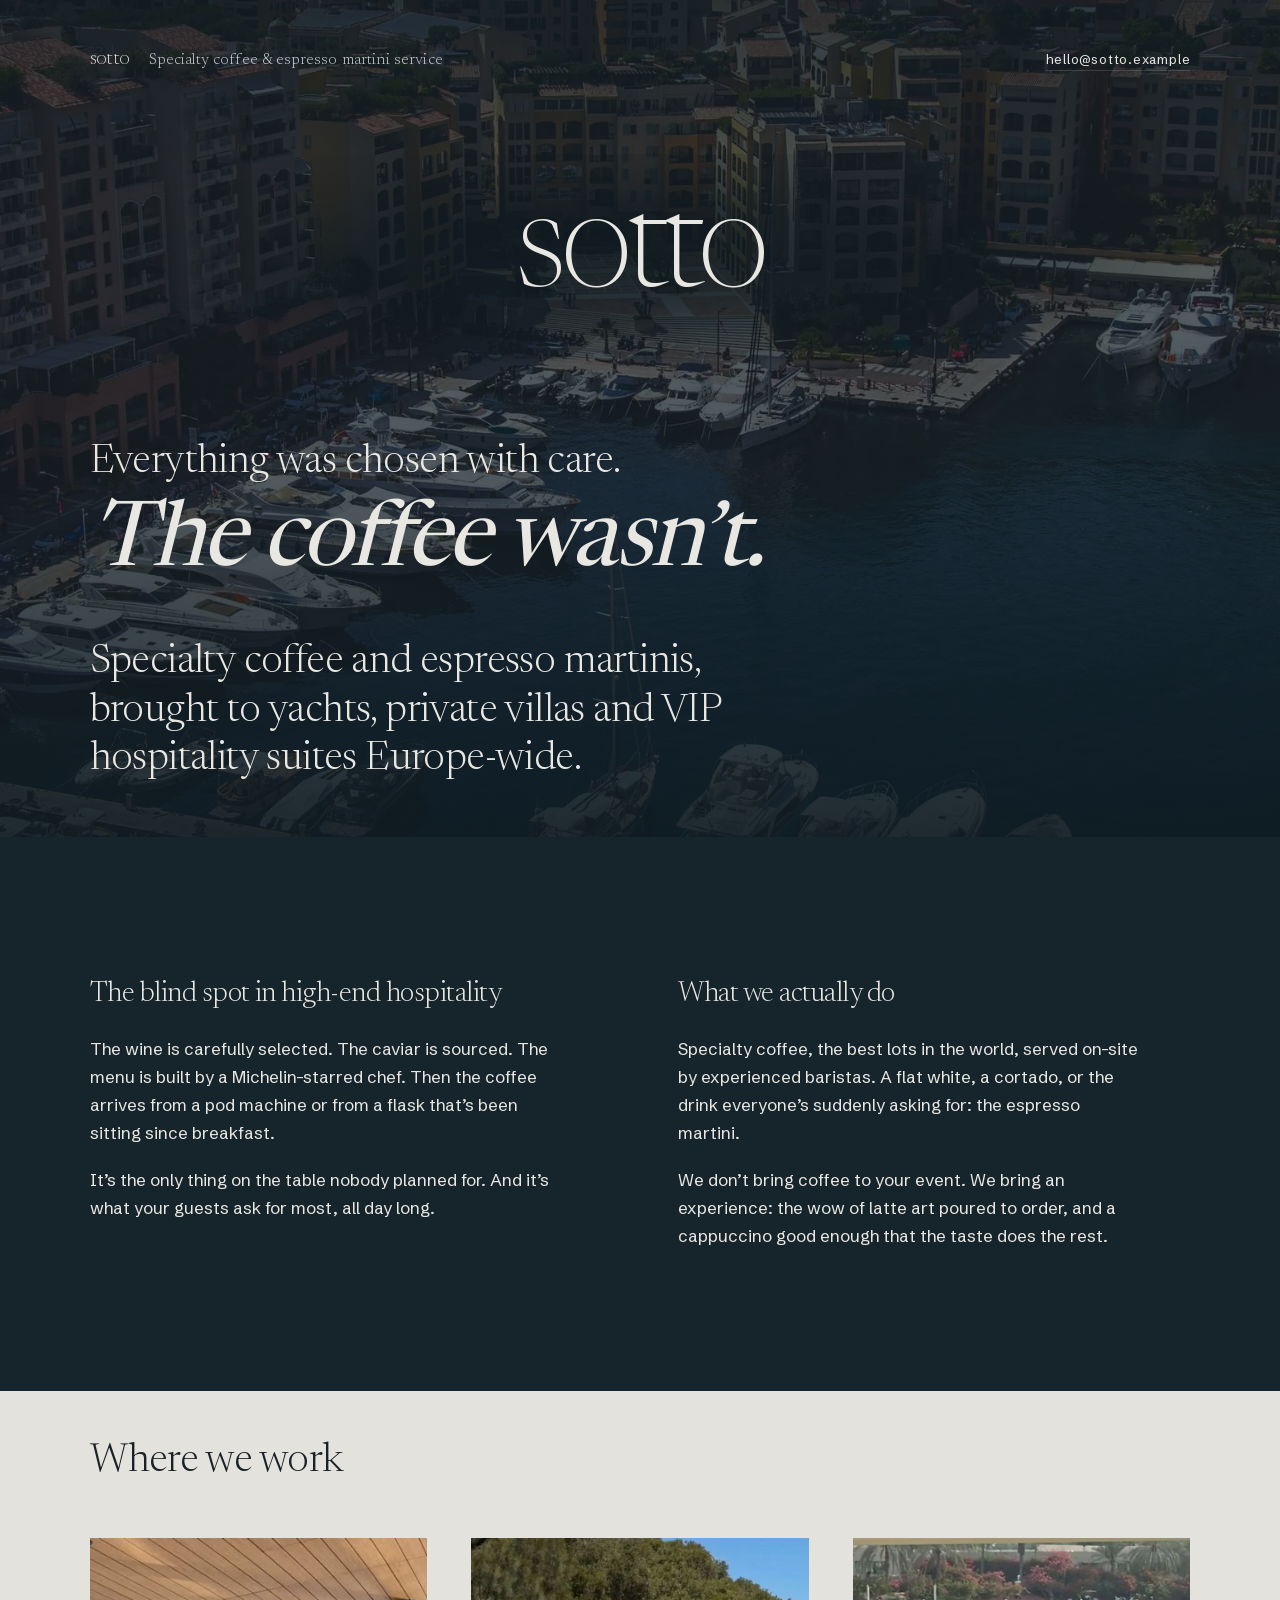
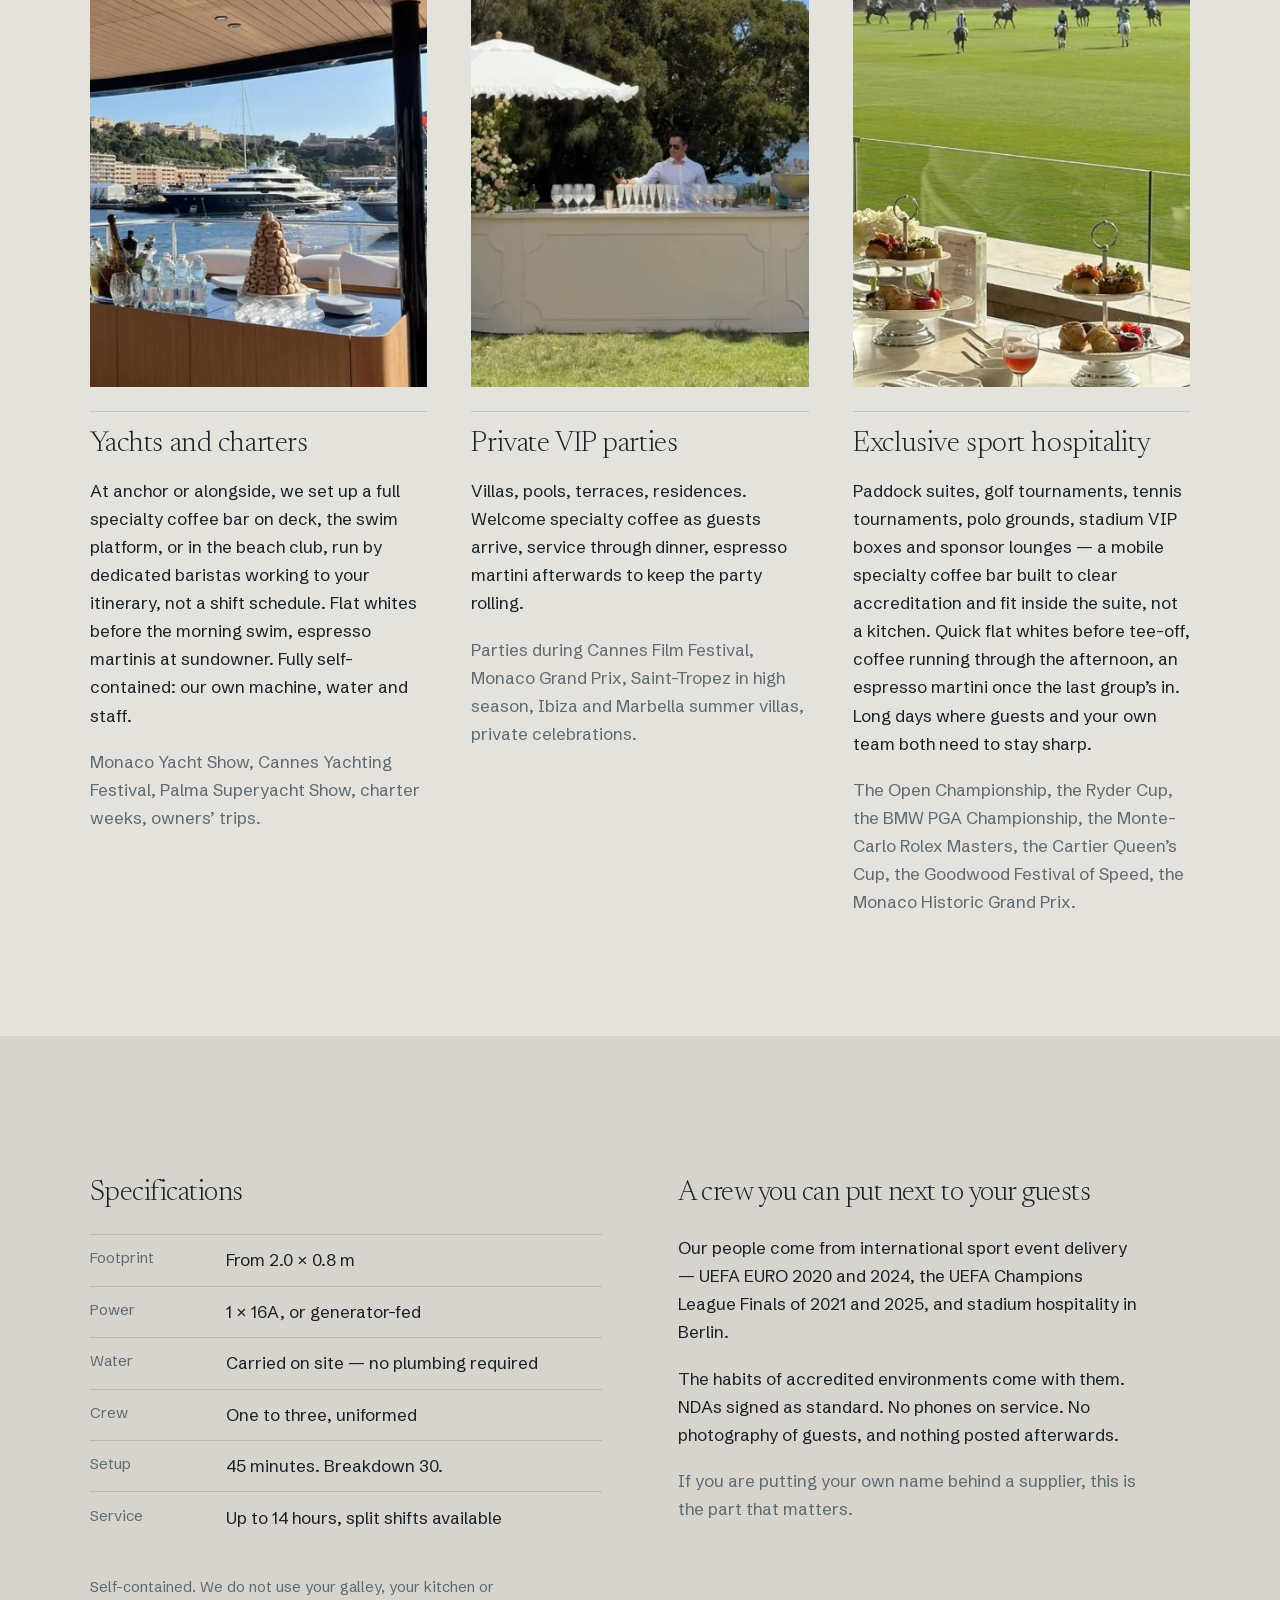
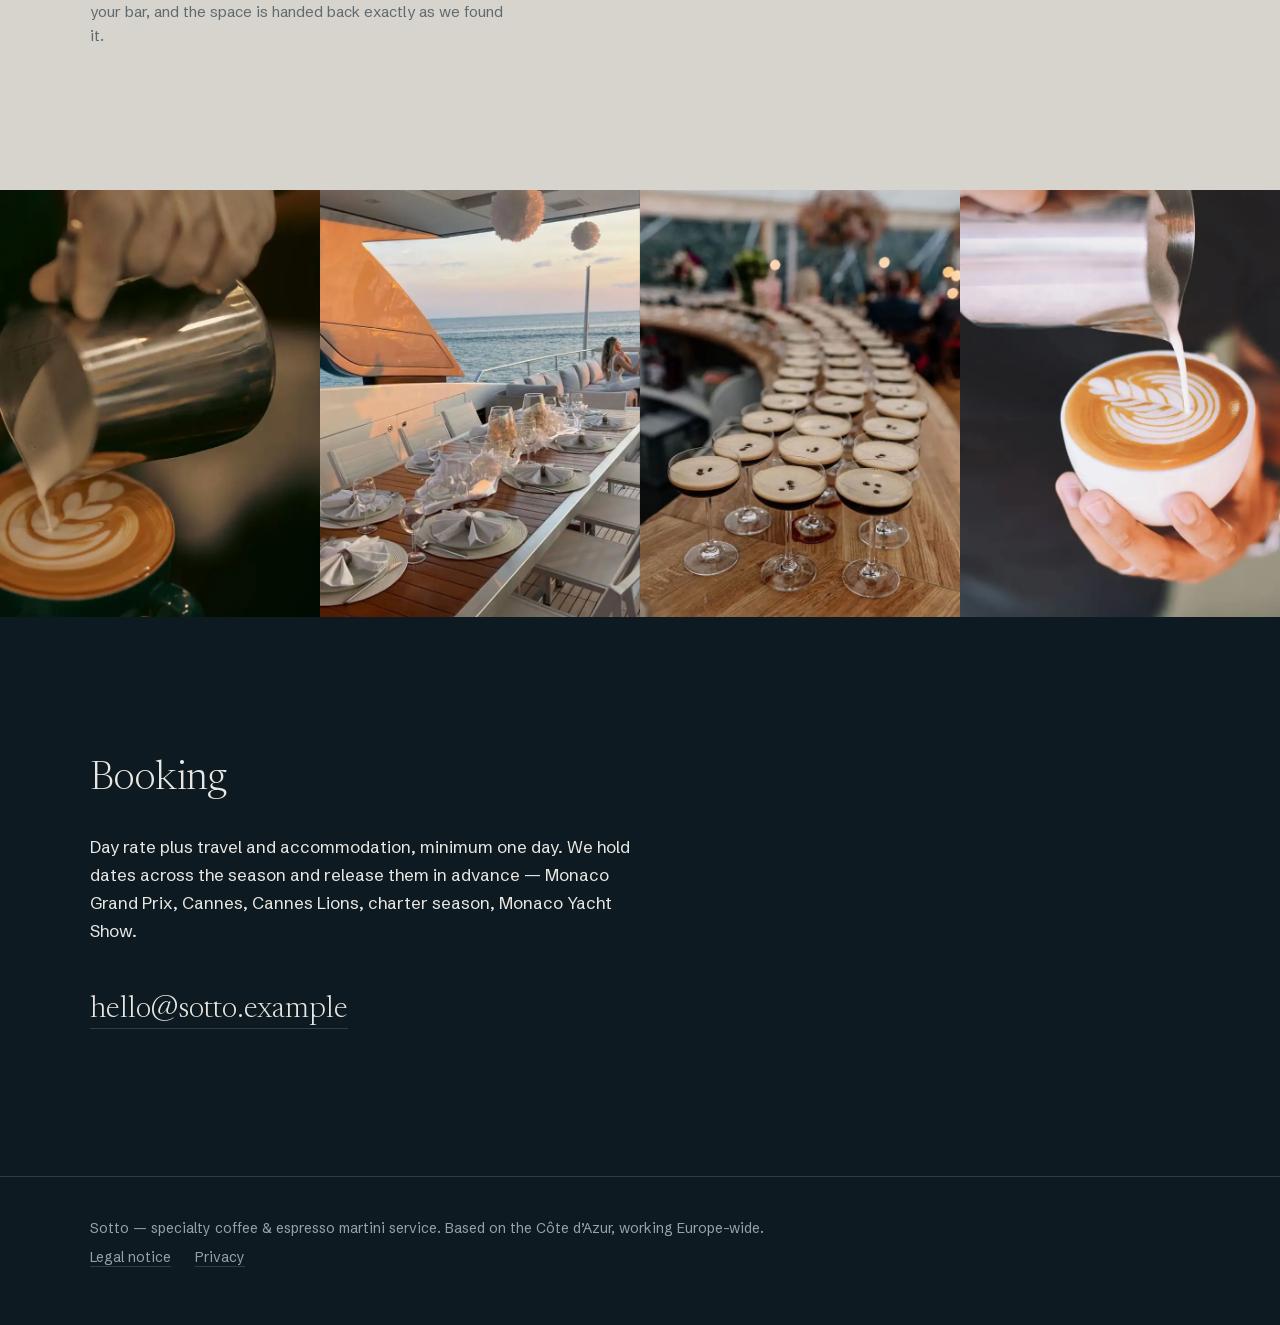
<file: index.html>
<!DOCTYPE html>
<html lang="en">
<head>
<meta charset="utf-8">
<meta name="viewport" content="width=device-width, initial-scale=1">

<title>Sotto — Specialty coffee &amp; espresso martini service</title>
<meta name="description" content="Specialty coffee and espresso martini service for yachts, private parties and sport hospitality. Based on the Côte d'Azur, working Europe-wide.">
<link rel="canonical" href="https://sotto.services/">
<meta name="robots" content="index, follow, max-image-preview:large, max-snippet:-1">
<meta name="theme-color" content="#0E1A21">

<meta property="og:type" content="website">
<meta property="og:site_name" content="Sotto">
<meta property="og:locale" content="en_GB">
<meta property="og:title" content="Sotto — Specialty coffee &amp; espresso martini service">
<meta property="og:description" content="Specialty coffee and espresso martini service for yachts, private parties and sport hospitality. Based on the Côte d'Azur, working Europe-wide.">
<meta property="og:url" content="https://sotto.services/">
<meta property="og:image" content="https://sotto.services/assets/og.png">
<meta property="og:image:width" content="1200">
<meta property="og:image:height" content="630">
<meta property="og:image:alt" content="Sotto — specialty coffee and espresso martini service">
<meta name="twitter:card" content="summary_large_image">
<meta name="twitter:title" content="Sotto — Specialty coffee &amp; espresso martini service">
<meta name="twitter:description" content="Specialty coffee and espresso martini service for yachts, private parties and sport hospitality. Based on the Côte d'Azur, working Europe-wide.">
<meta name="twitter:image" content="https://sotto.services/assets/og.png">

<link rel="icon" href="/assets/favicon.svg" type="image/svg+xml">
<link rel="apple-touch-icon" href="/assets/apple-touch-icon.png">

<link rel="preload" href="/img/hero.webp" as="image" type="image/webp">
<link rel="preload" href="/fonts/newsreader-latin.woff2" as="font" type="font/woff2" crossorigin>
<link rel="preload" href="/fonts/schibsted-grotesk-latin.woff2" as="font" type="font/woff2" crossorigin>

<style>
  /* ---- self-hosted fonts (no Google CDN: no visitor IP leaves the EU) ---- */
  @font-face{
    font-family:'Newsreader';font-style:normal;font-weight:200 400;font-display:swap;
    src:url('/fonts/newsreader-latin.woff2') format('woff2');
    unicode-range:U+0000-00FF,U+0131,U+0152-0153,U+02BB-02BC,U+02C6,U+02DA,U+02DC,U+0304,U+0308,U+0329,U+2000-206F,U+20AC,U+2122,U+2191,U+2193,U+2212,U+2215,U+FEFF,U+FFFD;
  }
  @font-face{
    font-family:'Newsreader';font-style:normal;font-weight:200 400;font-display:swap;
    src:url('/fonts/newsreader-latin-ext.woff2') format('woff2');
    unicode-range:U+0100-02BA,U+02BD-02C5,U+02C7-02CC,U+02CE-02D7,U+02DD-02FF,U+0304,U+0308,U+0329,U+1D00-1DBF,U+1E00-1E9F,U+1EF2-1EFF,U+2020,U+20A0-20AB,U+20AD-20C0,U+2113,U+2C60-2C7F,U+A720-A7FF;
  }
  @font-face{
    font-family:'Schibsted Grotesk';font-style:normal;font-weight:400 500;font-display:swap;
    src:url('/fonts/schibsted-grotesk-latin.woff2') format('woff2');
    unicode-range:U+0000-00FF,U+0131,U+0152-0153,U+02BB-02BC,U+02C6,U+02DA,U+02DC,U+0304,U+0308,U+0329,U+2000-206F,U+20AC,U+2122,U+2191,U+2193,U+2212,U+2215,U+FEFF,U+FFFD;
  }
  @font-face{
    font-family:'Schibsted Grotesk';font-style:normal;font-weight:400 500;font-display:swap;
    src:url('/fonts/schibsted-grotesk-latin-ext.woff2') format('woff2');
    unicode-range:U+0100-02BA,U+02BD-02C5,U+02C7-02CC,U+02CE-02D7,U+02DD-02FF,U+0304,U+0308,U+0329,U+1D00-1DBF,U+1E00-1E9F,U+1EF2-1EFF,U+2020,U+20A0-20AB,U+20AD-20C0,U+2113,U+2C60-2C7F,U+A720-A7FF;
  }

  /* ======================================================================
     IMAGE SLOTS — WebP with a JPEG fallback, chosen per browser by image-set().
     To swap a photograph, drop both files in /img/ and change the two paths.
     See README.md → "The photography".
     ====================================================================== */
  :root{
    --img-hero:image-set(url("/img/hero.webp") type("image/webp"),
                         url("/img/hero.jpg") type("image/jpeg"));
  }

  :root{
    --night:#0E1A21;
    --deep:#16242C;
    --dusk:#2A3B45;
    --paper:#E4E2DC;
    --stone:#D7D4CD;
    --light-ink:#1A2227;
    --light-mute:#5E6B71;
    --dark-ink:#E9E7E1;
    --dark-mute:#94A3AA;
    --rule-light:rgba(26,34,39,.16);
    --rule-dark:rgba(233,231,225,.16);
    --serif:"Newsreader",Georgia,"Times New Roman",serif;
    --sans:"Schibsted Grotesk","Helvetica Neue",Arial,sans-serif;
    --col:34rem;
    --content:72rem;
    --pad:clamp(1.5rem,7vw,7rem);
  }

  *{box-sizing:border-box}
  html{-webkit-text-size-adjust:100%}
  body{
    margin:0;
    background:var(--night);
    color:var(--dark-ink);
    font-family:var(--sans);
    font-size:17px;
    line-height:1.65;
    -webkit-font-smoothing:antialiased;
  }

  .skip{
    position:absolute;left:-9999px;top:0;z-index:10;
    background:var(--paper);color:var(--light-ink);
    padding:.75rem 1.25rem;font-size:.9375rem;text-decoration:none;
  }
  .skip:focus{left:0}

  section{padding:clamp(4.5rem,11vw,9rem) var(--pad)}
  .col{
    max-width:var(--col);
    margin-left:max(0px,calc((100% - var(--content)) / 2));
    margin-right:auto;
  }

  .z-night{background:var(--night);color:var(--dark-ink)}
  .z-deep{background:var(--deep);color:var(--dark-ink)}
  .z-paper{background:var(--paper);color:var(--light-ink)}
  .z-stone{background:var(--stone);color:var(--light-ink)}
  .z-night .mute,.z-deep .mute{color:var(--dark-mute)}
  .z-paper .mute,.z-stone .mute{color:var(--light-mute)}

  /* ---- collage: four frames butted together, edge to edge ---- */
  .collage{
    display:grid;
    grid-template-columns:repeat(4,1fr);
  }
  .collage img{
    width:100%;
    height:100%;
    aspect-ratio:3/4;
    object-fit:cover;
    display:block;
  }
  @media (max-width:60rem){
    .collage{grid-template-columns:repeat(2,1fr)}
  }


  /* ---- service areas: one overview instead of three full-width bands ---- */
  /* Follows another --paper section, so the top padding is pulled in: the
     heading and the grid carry the break, not a gap. */
  .areas{padding-top:clamp(1.5rem,4vw,3rem);padding-bottom:clamp(4.5rem,10vw,7.5rem)}
  .areas-head{margin-bottom:clamp(2.25rem,5vw,3.25rem);max-width:var(--content);margin-inline:auto}
  .areas-head h2{margin-bottom:0}
  .area-grid{
    display:grid;
    grid-template-columns:repeat(3,1fr);
    gap:clamp(1.5rem,3.5vw,3rem);
    max-width:var(--content);
    margin-inline:auto;
  }
  /* The frame is fixed and the picture moves inside it, so nothing reflows and
     the hover costs no layout shift. */
  .area-item picture{
    display:block;
    overflow:hidden;
    margin-bottom:1.5rem;
  }
  .area-item img{
    width:100%;
    height:auto;
    aspect-ratio:3/4;
    object-fit:cover;
    display:block;
    transition:transform .7s cubic-bezier(.22,.61,.36,1);
  }
  @media (hover:hover){
    .area-item:hover img,
    .area-item:focus-within img{transform:scale(1.04)}
  }
  .area-item h3{
    margin:0 0 .9rem;
    padding-top:1rem;
    border-top:1px solid var(--rule-light);
  }
  .area-item p{max-width:42ch}
  @media (max-width:60rem){
    .area-grid{grid-template-columns:1fr;gap:clamp(2.5rem,7vw,3.5rem);max-width:var(--col)}
    .area-item picture{margin-bottom:1.25rem}
    .area-item img{aspect-ratio:4/3}
  }

  /* ---- hero ----
     Four corners: the mark and the address on the top line, the claim and then the
     positioning line with the three service areas along the bottom. The claim, not
     the wordmark, is the thing you read first. ---- */
  .hero{
    position:relative;
    min-height:92vh;
    display:flex;
    flex-direction:column;
    padding:var(--pad);
    padding-top:clamp(1.75rem,4vw,2.75rem);
    padding-bottom:clamp(2rem,5vw,3.25rem);
    background-color:#101D25;
    background-image:var(--img-hero);
    background-size:cover;
    background-position:center;
    overflow:hidden;
  }
  .hero::before{
    content:"";
    position:absolute;
    inset:0;
    /* Type now sits at the top, the middle and the bottom, so the veil has to carry
       the whole height — not just the lower third as it did when only the wordmark
       sat down there. The harbour is bright terracotta and eats light text. */
    background:linear-gradient(180deg,rgba(14,26,33,.86) 0%,rgba(14,26,33,.7) 26%,rgba(14,26,33,.72) 58%,rgba(14,26,33,.93) 100%);
  }
  .hero > *{position:relative}
  .hero-inner{
    max-width:var(--content);
    width:100%;
    margin-inline:auto;
    flex:1;
    display:flex;
    flex-direction:column;
    justify-content:space-between;
    gap:clamp(3rem,8vw,5rem);
  }

  .hero-top{
    display:flex;
    align-items:baseline;
    justify-content:space-between;
    gap:1.5rem 2.5rem;
    flex-wrap:wrap;
  }
  /* Its own band between the top line and the claim. hero-inner spaces the three
     apart, so the mark lands in the middle of the frame. */
  .mark{
    font-family:var(--serif);
    font-weight:200;
    font-size:clamp(3.5rem,10vw,10rem);
    line-height:.9;
    letter-spacing:-.04em;
    margin:0;
    text-align:center;
    /* A soft pool of --night behind the mark, which sits over the brightest part
       of the harbour. Painted as the element's own background and faded to nothing
       well inside the edges, so it reads as depth in the photograph rather than a
       panel. The padding exists to give the fade room to finish. */
    padding:clamp(1.25rem,3.5vw,3rem) 0;
    background:radial-gradient(ellipse 52% 60% at 50% 50%,
      rgba(14,26,33,.80) 0%,
      rgba(14,26,33,.62) 40%,
      rgba(14,26,33,.28) 68%,
      rgba(14,26,33,0) 100%);
  }
  .hero-lockup{
    display:flex;
    align-items:baseline;
    gap:clamp(.7rem,1.6vw,1.25rem);
    flex-wrap:wrap;
  }
  .mark-sm{
    font-family:var(--serif);
    font-weight:200;
    font-size:1.3rem;
    line-height:1;
    letter-spacing:-.03em;
    color:var(--dark-ink);
  }
  .descriptor{
    font-family:var(--serif);
    font-weight:300;
    font-size:.9375rem;
    letter-spacing:.01em;
    margin:0;
    max-width:none;
    /* Brighter than --dark-mute on purpose: at 13px over the harbour's lit facades
       the muted tone measured 3.88:1, under the 4.5:1 WCAG AA needs. */
    color:#C3CCD0;
  }
  .hero-contact{margin:0;max-width:none}
  .hero-contact a{
    color:var(--dark-ink);
    font-size:.8125rem;
    letter-spacing:.06em;
    text-decoration:none;
    border-bottom:1px solid var(--rule-dark);
    padding-bottom:.2rem;
    transition:border-color .2s ease;
  }
  .hero-contact a:hover,.hero-contact a:focus-visible{border-bottom-color:var(--dark-ink)}

  .claim{
    font-family:var(--serif);
    margin:0 0 clamp(2rem,4.5vw,3rem);
    max-width:none;
  }
  /* The setup steps back and the turn lands: three things separate them — size,
     roman against italic, and 300 against 400. Newsreader is instanced to
     wght 200-400 here, so 400 is the heaviest weight available. */
  .claim-setup{
    display:block;
    font-weight:300;
    font-size:clamp(1.45rem,3.2vw,2.5rem);
    line-height:1.22;
    letter-spacing:-.015em;
    margin-bottom:.3em;
  }
  .claim-turn{
    display:block;
    font-style:italic;
    font-weight:400;
    font-size:clamp(2.6rem,7vw,5.75rem);
    line-height:1.02;
    letter-spacing:-.03em;
  }

  /* Same face and size as .claim-setup. */
  .hero-sub{
    font-family:var(--serif);
    font-weight:300;
    font-size:clamp(1.45rem,3.2vw,2.5rem);
    line-height:1.22;
    letter-spacing:-.015em;
    margin:0;
    max-width:30ch;
    color:var(--dark-ink);
  }

  @media (max-width:52rem){
    .hero-contact{flex-basis:100%}
  }

  /* ---- two columns where the copy pairs up ---- */
  .duo{
    display:grid;
    grid-template-columns:1fr 1fr;
    gap:clamp(2.5rem,6vw,5.5rem);
    max-width:var(--content);
    margin-inline:auto;
    align-items:start;
  }
  /* Sized so the longest heading in a pair holds one line inside a 532px column:
     at the global 40px it needed 589px. The 20ch cap has to go too, or it wraps
     at 456px regardless of size. Both headings in a pair share this, since two
     side by side at different sizes reads as an error. */
  .duo h2{
    margin-bottom:1.5rem;
    max-width:none;
    font-size:clamp(1.4rem,2.2vw,2.2rem);
  }
  .duo p{max-width:46ch}
  @media (max-width:60rem){
    .duo{grid-template-columns:1fr;gap:clamp(3rem,9vw,4.5rem);max-width:var(--col)}
  }

  h2{
    font-family:var(--serif);
    font-weight:300;
    font-size:clamp(1.7rem,4vw,2.5rem);
    line-height:1.18;
    letter-spacing:-.018em;
    margin:0 0 1.8rem;
    max-width:20ch;
  }
  h3{
    font-family:var(--serif);
    font-weight:300;
    font-size:clamp(1.35rem,3vw,1.8rem);
    line-height:1.2;
    letter-spacing:-.015em;
    margin:0 0 1rem;
  }
  p{margin:0 0 1.15rem;max-width:62ch}
  p:last-child{margin-bottom:0}

  .area{padding-top:clamp(2.75rem,6vw,4rem);padding-bottom:clamp(3.5rem,8vw,6rem)}

  .spec{margin:0;display:grid;grid-template-columns:8.5rem 1fr}
  .spec dt{padding:.7rem 0;border-top:1px solid var(--rule-light);color:var(--light-mute);font-size:.9375rem}
  .spec dd{padding:.7rem 0;margin:0;border-top:1px solid var(--rule-light)}
  @media (max-width:32rem){
    .spec{grid-template-columns:1fr}
    .spec dd{border-top:0;padding-top:0;padding-bottom:.9rem}
  }

  .note{font-size:.9375rem;margin-top:2rem}

  .contact a{
    color:inherit;
    font-family:var(--serif);
    font-size:clamp(1.3rem,3.6vw,1.9rem);
    font-weight:300;
    text-decoration:none;
    border-bottom:1px solid var(--rule-dark);
    padding-bottom:.15rem;
    transition:border-color .2s ease;
  }
  .contact a:hover,.contact a:focus-visible{border-bottom-color:var(--dark-ink)}
  a:focus-visible{outline:2px solid currentColor;outline-offset:4px}

  footer{
    padding:2.5rem var(--pad) 3.5rem;
    background:var(--night);
    color:var(--dark-mute);
    font-size:.875rem;
    border-top:1px solid var(--rule-dark);
  }
  /* The auto inline margins have to live here: a `footer > *` rule loses to this
     shorthand's specificity and the paragraphs snap back to the padding edge. */
  footer p{margin:0 auto .35rem;max-width:var(--content)}
  footer a{color:inherit;text-decoration:none;border-bottom:1px solid var(--rule-dark)}
  footer a:hover,footer a:focus-visible{color:var(--dark-ink);border-bottom-color:var(--dark-ink)}
  .legal-links a + a{margin-left:1.25rem}

  .reveal{opacity:0;transform:translateY(14px);animation:rise 1.1s cubic-bezier(.22,.61,.36,1) forwards}
  .reveal-2{animation-delay:.18s}
  .reveal-3{animation-delay:.34s}
  .reveal-4{animation-delay:.5s}
  @keyframes rise{to{opacity:1;transform:none}}
  @media (prefers-reduced-motion:reduce){
    .reveal{animation:none;opacity:1;transform:none}
    *{transition:none!important}
    /* transition:none only removes the easing — without this the image would
       still jump to the scaled size on hover. */
    .area-item:hover img,
    .area-item:focus-within img{transform:none}
  }
</style>
</head>
<body>

<a class="skip" href="#main">Skip to content</a>

<header class="hero">
  <div class="hero-inner">

    <div class="hero-top reveal">
      <div class="hero-lockup">
        <span class="mark-sm" aria-hidden="true">sotto</span>
        <p class="descriptor">Specialty coffee &amp; espresso martini service</p>
      </div>
      <p class="hero-contact"><a href="mailto:hello@sotto.example">hello@sotto.example</a></p>
    </div>

    <h1 class="mark reveal reveal-2">sotto</h1>

    <div class="hero-bottom">
      <p class="claim reveal reveal-3">
        <span class="claim-setup">Everything was chosen with care.</span>
        <em class="claim-turn">The coffee wasn&rsquo;t.</em>
      </p>
      <p class="hero-sub reveal reveal-4">Specialty coffee and espresso martinis, brought to yachts, private villas and VIP hospitality suites Europe-wide.</p>
    </div>

  </div>
</header>

<main id="main">

<section class="z-deep">
  <div class="duo">
    <div>
      <h2>The blind spot in high-end hospitality</h2>
      <p>The wine is carefully selected. The caviar is sourced. The menu is built by a Michelin-starred chef. Then the coffee arrives from a pod machine or from a flask that&rsquo;s been sitting since breakfast.</p>
      <p>It&rsquo;s the only thing on the table nobody planned for. And it&rsquo;s what your guests ask for most, all day long.</p>
    </div>
    <div>
      <h2>What we actually do</h2>
      <p>Specialty coffee, the best lots in the world, served on-site by experienced baristas. A flat white, a cortado, or the drink everyone&rsquo;s suddenly asking for: the espresso martini.</p>
      <p>We don&rsquo;t bring coffee to your event. We bring an experience: the wow of latte art poured to order, and a cappuccino good enough that the taste does the rest.</p>
    </div>
  </div>
</section>

<section class="z-paper areas">
  <div class="areas-head">
    <h2>Where we work</h2>
  </div>
  <div class="area-grid">

    <article class="area-item">
      <picture>
        <source srcset="/img/area-yachts.webp" type="image/webp">
        <img src="/img/area-yachts.jpg" width="760" height="1013" loading="lazy" decoding="async"
             alt="A yacht's aft bar laid for service, looking out over the harbour at Monaco">
      </picture>
      <h3>Yachts and charters</h3>
      <p>At anchor or alongside, we set up a full specialty coffee bar on deck, the swim platform, or in the beach club, run by dedicated baristas working to your itinerary, not a shift schedule. Flat whites before the morning swim, espresso martinis at sundowner. Fully self-contained: our own machine, water and staff.</p>
      <p class="mute">Monaco Yacht Show, Cannes Yachting Festival, Palma Superyacht Show, charter weeks, owners&rsquo; trips.</p>
    </article>

    <article class="area-item">
      <picture>
        <source srcset="/img/area-parties.webp" type="image/webp">
        <img src="/img/area-parties.jpg" width="760" height="1013" loading="lazy" decoding="async"
             alt="An outdoor bar set up on a lawn under a parasol, glassware lined up ready for guests">
      </picture>
      <h3>Private VIP parties</h3>
      <p>Villas, pools, terraces, residences. Welcome specialty coffee as guests arrive, service through dinner, espresso martini afterwards to keep the party rolling.</p>
      <p class="mute">Parties during Cannes Film Festival, Monaco Grand Prix, Saint-Tropez in high season, Ibiza and Marbella summer villas, private celebrations.</p>
    </article>

    <article class="area-item">
      <picture>
        <source srcset="/img/area-sport.webp" type="image/webp">
        <img src="/img/area-sport.jpg" width="760" height="1013" loading="lazy" decoding="async"
             alt="A hospitality terrace laid for service, overlooking a polo field in play">
      </picture>
      <h3>Exclusive sport hospitality</h3>
      <p>Paddock suites, golf tournaments, tennis tournaments, polo grounds, stadium VIP boxes and sponsor lounges &mdash; a mobile specialty coffee bar built to clear accreditation and fit inside the suite, not a kitchen. Quick flat whites before tee-off, coffee running through the afternoon, an espresso martini once the last group&rsquo;s in. Long days where guests and your own team both need to stay sharp.</p>
      <p class="mute">The Open Championship, the Ryder Cup, the BMW PGA Championship, the Monte-Carlo Rolex Masters, the Cartier Queen&rsquo;s Cup, the Goodwood Festival of Speed, the Monaco Historic Grand Prix.</p>
    </article>

  </div>
</section>

<section class="z-stone">
  <div class="duo">
    <div>
      <h2>Specifications</h2>
      <dl class="spec">
        <dt>Footprint</dt><dd>From 2.0 × 0.8 m</dd>
        <dt>Power</dt><dd>1 × 16A, or generator-fed</dd>
        <dt>Water</dt><dd>Carried on site — no plumbing required</dd>
        <dt>Crew</dt><dd>One to three, uniformed</dd>
        <dt>Setup</dt><dd>45 minutes. Breakdown 30.</dd>
        <dt>Service</dt><dd>Up to 14 hours, split shifts available</dd>
      </dl>
      <p class="note mute">Self-contained. We do not use your galley, your kitchen or your bar, and the space is handed back exactly as we found it.</p>
    </div>
    <div>
      <h2>A crew you can put next to your guests</h2>
      <p>Our people come from international sport event delivery — UEFA EURO 2020 and 2024, the UEFA Champions League Finals of 2021 and 2025, and stadium hospitality in Berlin.</p>
      <p>The habits of accredited environments come with them. NDAs signed as standard. No phones on service. No photography of guests, and nothing posted afterwards.</p>
      <p class="mute">If you are putting your own name behind a supplier, this is the part that matters.</p>
    </div>
  </div>
</section>

<div class="collage">
  <picture><source srcset="/img/collage-1.webp" type="image/webp">
    <img src="/img/collage-1.jpg" width="700" height="933" loading="lazy" decoding="async"
         alt="Milk poured into a cup, the rosetta forming"></picture>
  <picture><source srcset="/img/collage-2.webp" type="image/webp">
    <img src="/img/collage-2.jpg" width="700" height="933" loading="lazy" decoding="async"
         alt="A yacht deck laid for dinner as the sun goes down"></picture>
  <picture><source srcset="/img/collage-3.webp" type="image/webp">
    <img src="/img/collage-3.jpg" width="700" height="933" loading="lazy" decoding="async"
         alt="Espresso martinis lined up along a bar, ready for service"></picture>
  <picture><source srcset="/img/collage-4.webp" type="image/webp">
    <img src="/img/collage-4.jpg" width="700" height="933" loading="lazy" decoding="async"
         alt="A finished flat white handed across, latte art on top"></picture>
</div>

<section class="z-night contact">
  <div class="col">
    <h2>Booking</h2>
    <p>Day rate plus travel and accommodation, minimum one day. We hold dates across the season and release them in advance — Monaco Grand Prix, Cannes, Cannes Lions, charter season, Monaco Yacht Show.</p>
    <p style="margin-top:2.5rem"><a href="mailto:hello@sotto.example">hello@sotto.example</a></p>
  </div>
</section>

</main>

<footer>
  <p>Sotto — specialty coffee &amp; espresso martini service. Based on the Côte d&rsquo;Azur, working Europe-wide.</p>
  <p class="mute legal-links">
    <a href="/legal/">Legal notice</a>
    <a href="/privacy/">Privacy</a>
  </p>
</footer>

<script type="application/ld+json">
{
  "@context": "https://schema.org",
  "@type": "ProfessionalService",
  "@id": "https://sotto.services/#business",
  "name": "Sotto",
  "alternateName": "Sotto — Specialty coffee & espresso martini service",
  "description": "Specialty coffee and espresso martini service for private yachts, private parties and sport hospitality. Based on the Côte d'Azur, working Europe-wide.",
  "url": "https://sotto.services/",
  "email": "hello@sotto.example",
  "image": "https://sotto.services/assets/og.png",
  "areaServed": [
    { "@type": "Place", "name": "Monaco" },
    { "@type": "Place", "name": "Cannes" },
    { "@type": "Place", "name": "Côte d'Azur" },
    { "@type": "Place", "name": "French Riviera" },
    { "@type": "Place", "name": "Europe" }
  ],
  "makesOffer": [
    { "@type": "Offer", "itemOffered": { "@type": "Service", "name": "Yachts and charters", "description": "A full specialty coffee bar set up on deck, the swim platform or in the beach club, at anchor or alongside. Self-contained: own machine, water and staff." } },
    { "@type": "Offer", "itemOffered": { "@type": "Service", "name": "Private VIP parties", "description": "Welcome specialty coffee as guests arrive, service through dinner and espresso martinis afterwards, at villas, pools, terraces and private residences." } },
    { "@type": "Offer", "itemOffered": { "@type": "Service", "name": "Exclusive sport hospitality", "description": "A mobile specialty coffee bar for paddock suites, golf and tennis tournaments, polo grounds, stadium VIP boxes and sponsor lounges, built to clear accreditation and fit inside the suite." } }
  ]
}
</script>

</body>
</html>
</file>
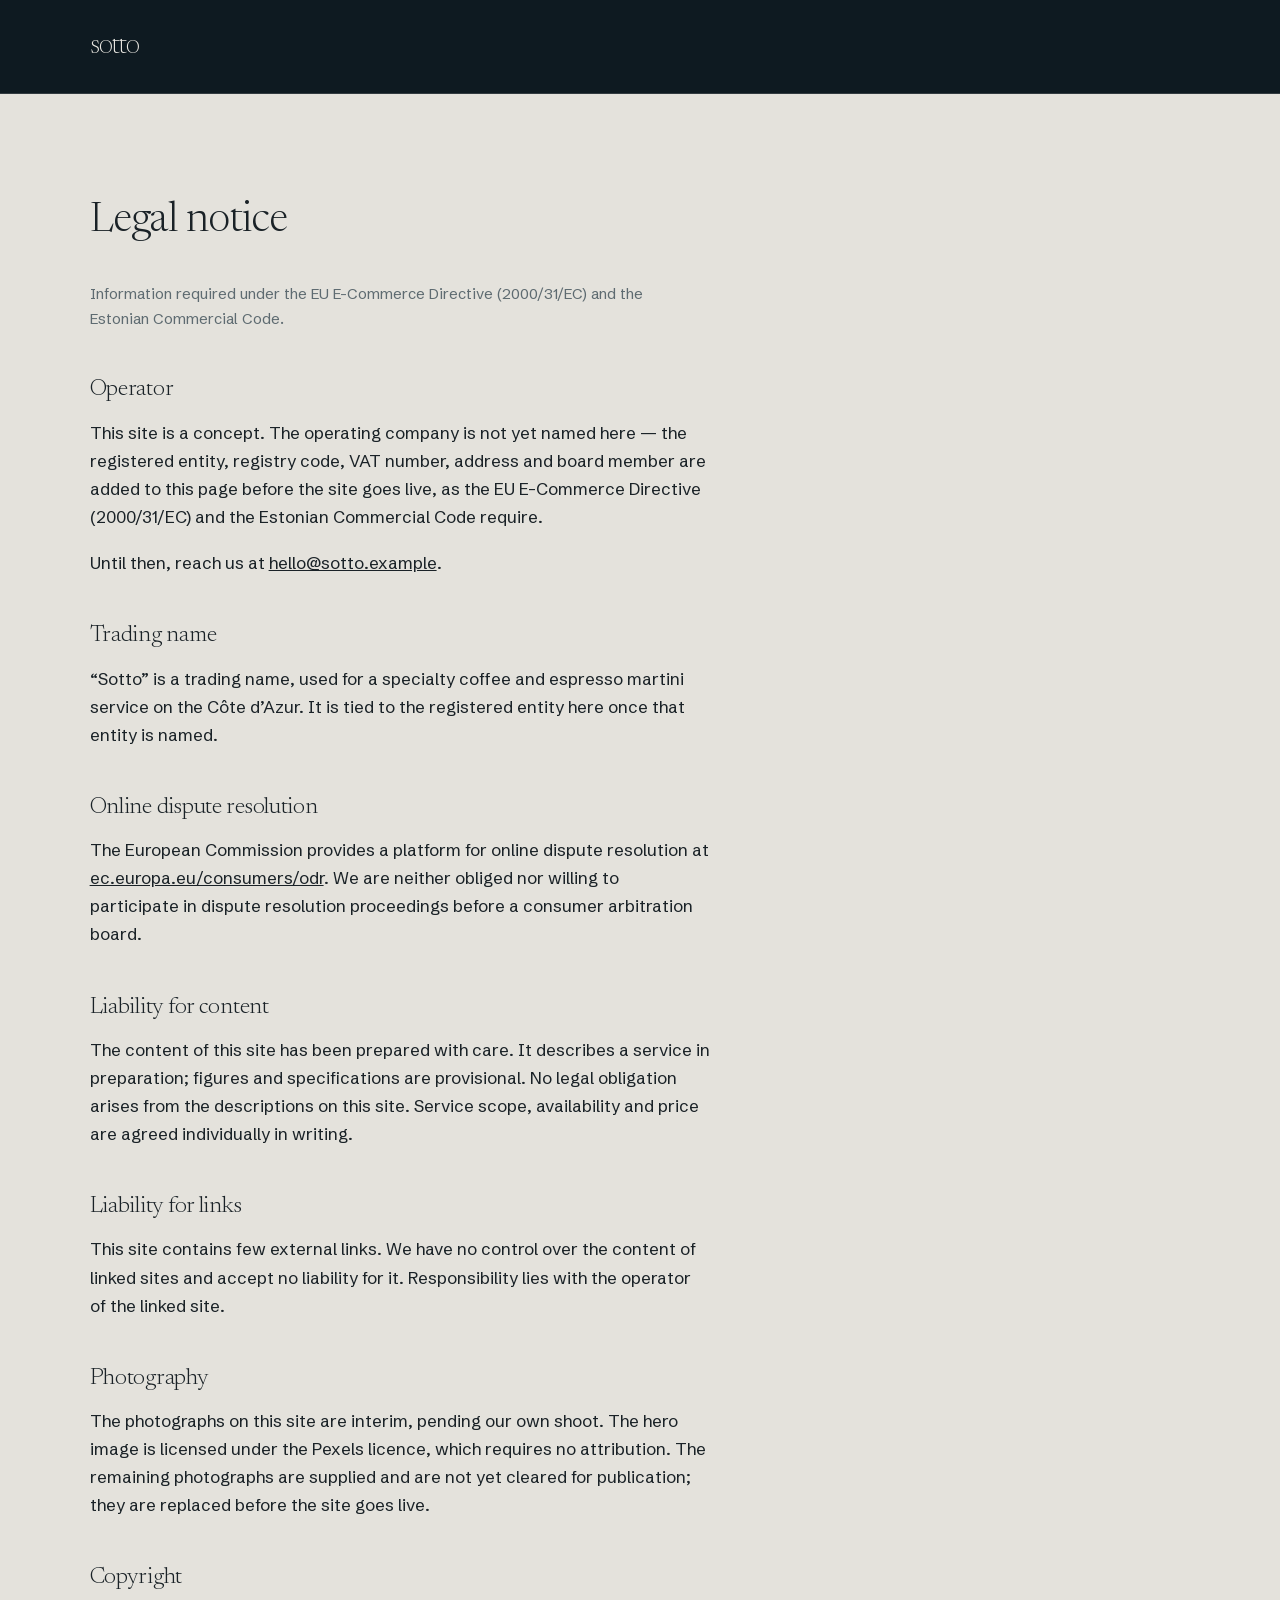
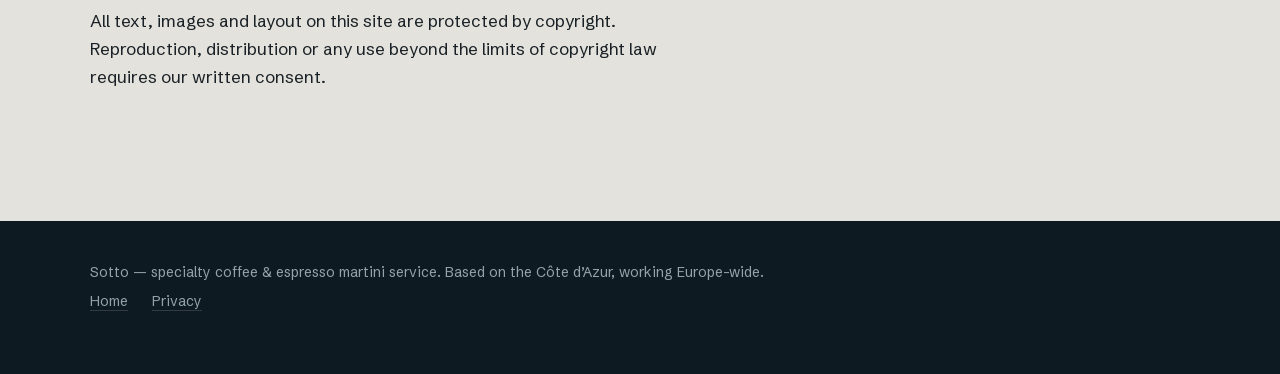
<file: legal/index.html>
<!DOCTYPE html>
<html lang="en">
<head>
<meta charset="utf-8">
<meta name="viewport" content="width=device-width, initial-scale=1">
<title>Legal notice — Sotto</title>
<meta name="description" content="Legal notice and company information for Sotto, specialty coffee and espresso martini service.">
<link rel="canonical" href="https://sotto.services/legal/">
<meta name="robots" content="noindex, follow">
<meta name="theme-color" content="#0E1A21">
<link rel="icon" href="/assets/favicon.svg" type="image/svg+xml">
<link rel="apple-touch-icon" href="/assets/apple-touch-icon.png">
<link rel="preload" href="/fonts/schibsted-grotesk-latin.woff2" as="font" type="font/woff2" crossorigin>
<link rel="stylesheet" href="/assets/page.css">
</head>
<body>

<div class="topbar"><a href="/">sotto</a></div>

<main>
  <h1>Legal notice</h1>
  <p class="updated">Information required under the EU E-Commerce Directive (2000/31/EC) and the Estonian Commercial Code.</p>

  <h2>Operator</h2>
  <p>This site is a concept. The operating company is not yet named here — the registered
    entity, registry code, VAT number, address and board member are added to this page
    before the site goes live, as the EU E-Commerce Directive (2000/31/EC) and the
    Estonian Commercial Code require.</p>
  <p>Until then, reach us at <a href="mailto:hello@sotto.example">hello@sotto.example</a>.</p>

  <h2>Trading name</h2>
  <p>&ldquo;Sotto&rdquo; is a trading name, used for a specialty coffee and espresso martini service on the
    Côte d&rsquo;Azur. It is tied to the registered entity here once that entity is named.</p>

  <h2>Online dispute resolution</h2>
  <p>The European Commission provides a platform for online dispute resolution at
    <a href="https://ec.europa.eu/consumers/odr/" rel="noopener">ec.europa.eu/consumers/odr</a>.
    We are neither obliged nor willing to participate in dispute resolution proceedings
    before a consumer arbitration board.</p>

  <h2>Liability for content</h2>
  <p>The content of this site has been prepared with care. It describes a service in
    preparation; figures and specifications are provisional. No legal obligation arises
    from the descriptions on this site. Service scope, availability and price are agreed
    individually in writing.</p>

  <h2>Liability for links</h2>
  <p>This site contains few external links. We have no control over the content of linked
    sites and accept no liability for it. Responsibility lies with the operator of the
    linked site.</p>

  <h2>Photography</h2>
  <p>The photographs on this site are interim, pending our own shoot. The hero image is
    licensed under the Pexels licence, which requires no attribution. The remaining
    photographs are supplied and are not yet cleared for publication; they are replaced
    before the site goes live.</p>

  <h2>Copyright</h2>
  <p>All text, images and layout on this site are protected by copyright. Reproduction,
    distribution or any use beyond the limits of copyright law requires our written consent.</p>
</main>

<footer>
  <p>Sotto — specialty coffee &amp; espresso martini service. Based on the Côte d&rsquo;Azur, working Europe-wide.</p>
  <p class="legal-links">
    <a href="/">Home</a>
    <a href="/privacy/">Privacy</a>
  </p>
</footer>

</body>
</html>
</file>
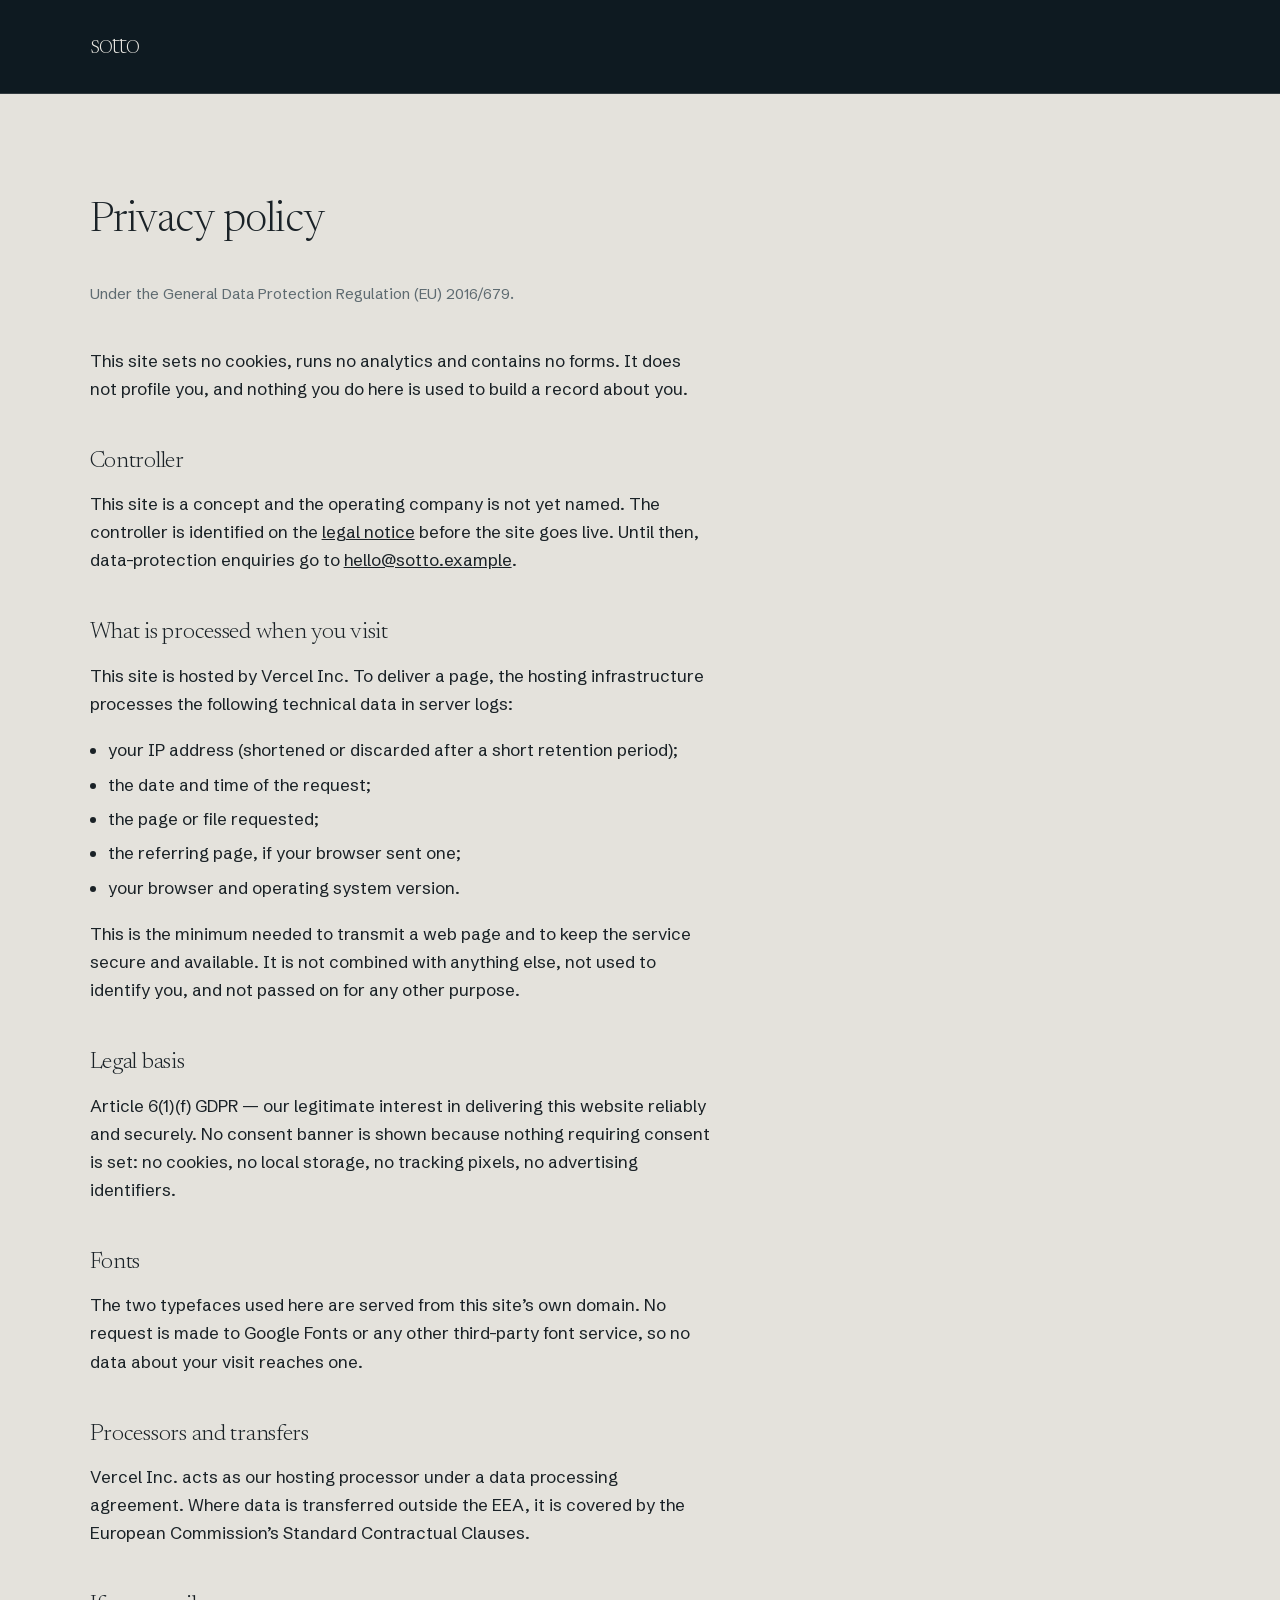
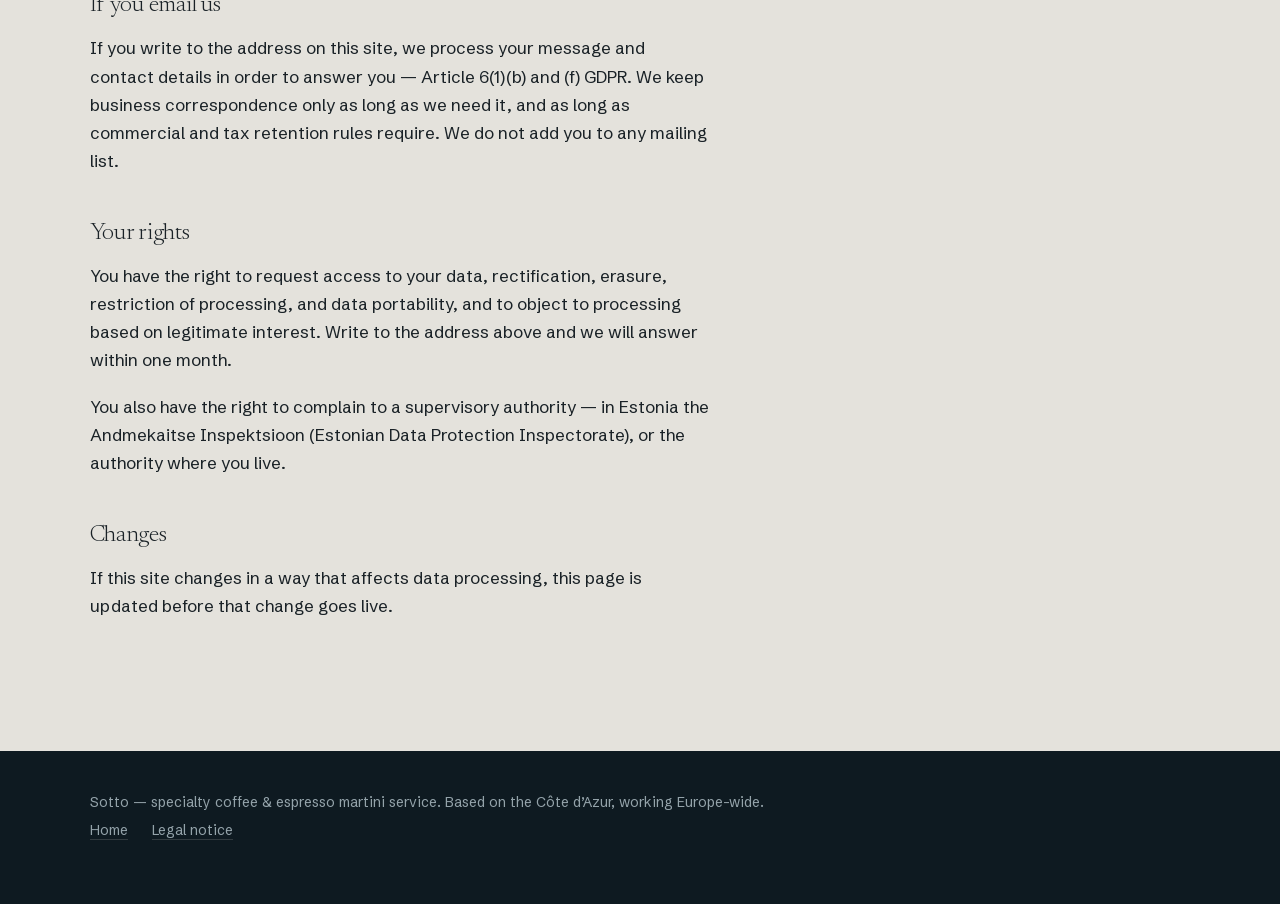
<file: privacy/index.html>
<!DOCTYPE html>
<html lang="en">
<head>
<meta charset="utf-8">
<meta name="viewport" content="width=device-width, initial-scale=1">
<title>Privacy policy — Sotto</title>
<meta name="description" content="Privacy policy for Sotto. No cookies, no tracking, no forms — only the server logs required to serve the site.">
<link rel="canonical" href="https://sotto.services/privacy/">
<meta name="robots" content="noindex, follow">
<meta name="theme-color" content="#0E1A21">
<link rel="icon" href="/assets/favicon.svg" type="image/svg+xml">
<link rel="apple-touch-icon" href="/assets/apple-touch-icon.png">
<link rel="preload" href="/fonts/schibsted-grotesk-latin.woff2" as="font" type="font/woff2" crossorigin>
<link rel="stylesheet" href="/assets/page.css">
</head>
<body>

<div class="topbar"><a href="/">sotto</a></div>

<main>
  <h1>Privacy policy</h1>
  <p class="updated">Under the General Data Protection Regulation (EU) 2016/679.</p>

  <p class="lead">This site sets no cookies, runs no analytics and contains no forms. It does
    not profile you, and nothing you do here is used to build a record about you.</p>

  <h2>Controller</h2>
  <p>This site is a concept and the operating company is not yet named. The controller is
    identified on the <a href="/legal/">legal notice</a> before the site goes live.
    Until then, data-protection enquiries go to
    <a href="mailto:hello@sotto.example">hello@sotto.example</a>.</p>

  <h2>What is processed when you visit</h2>
  <p>This site is hosted by Vercel Inc. To deliver a page, the hosting infrastructure
    processes the following technical data in server logs:</p>
  <ul>
    <li>your IP address (shortened or discarded after a short retention period);</li>
    <li>the date and time of the request;</li>
    <li>the page or file requested;</li>
    <li>the referring page, if your browser sent one;</li>
    <li>your browser and operating system version.</li>
  </ul>
  <p>This is the minimum needed to transmit a web page and to keep the service secure and
    available. It is not combined with anything else, not used to identify you, and not
    passed on for any other purpose.</p>

  <h2>Legal basis</h2>
  <p>Article 6(1)(f) GDPR — our legitimate interest in delivering this website reliably and
    securely. No consent banner is shown because nothing requiring consent is set: no
    cookies, no local storage, no tracking pixels, no advertising identifiers.</p>

  <h2>Fonts</h2>
  <p>The two typefaces used here are served from this site&rsquo;s own domain. No request is
    made to Google Fonts or any other third-party font service, so no data about your
    visit reaches one.</p>

  <h2>Processors and transfers</h2>
  <p>Vercel Inc. acts as our hosting processor under a data processing agreement. Where
    data is transferred outside the EEA, it is covered by the European Commission&rsquo;s
    Standard Contractual Clauses.</p>

  <h2>If you email us</h2>
  <p>If you write to the address on this site, we process your message and contact details
    in order to answer you — Article 6(1)(b) and (f) GDPR. We keep business correspondence
    only as long as we need it, and as long as commercial and tax retention rules require.
    We do not add you to any mailing list.</p>

  <h2>Your rights</h2>
  <p>You have the right to request access to your data, rectification, erasure, restriction
    of processing, and data portability, and to object to processing based on legitimate
    interest. Write to the address above and we will answer within one month.</p>
  <p>You also have the right to complain to a supervisory authority — in Estonia the
    Andmekaitse Inspektsioon (Estonian Data Protection Inspectorate), or the authority
    where you live.</p>

  <h2>Changes</h2>
  <p>If this site changes in a way that affects data processing, this page is updated
    before that change goes live.</p>
</main>

<footer>
  <p>Sotto — specialty coffee &amp; espresso martini service. Based on the Côte d&rsquo;Azur, working Europe-wide.</p>
  <p class="legal-links">
    <a href="/">Home</a>
    <a href="/legal/">Legal notice</a>
  </p>
</footer>

</body>
</html>
</file>
<file: assets/page.css>
/* Sotto — shared styles for the legal subpages.
   Same tokens and type as index.html; nothing new is invented here. */
@font-face{
  font-family:'Newsreader';font-style:normal;font-weight:200 400;font-display:swap;
  src:url('/fonts/newsreader-latin.woff2') format('woff2');
  unicode-range:U+0000-00FF,U+0131,U+0152-0153,U+02BB-02BC,U+02C6,U+02DA,U+02DC,U+0304,U+0308,U+0329,U+2000-206F,U+20AC,U+2122,U+2191,U+2193,U+2212,U+2215,U+FEFF,U+FFFD;
}
@font-face{
  font-family:'Newsreader';font-style:normal;font-weight:200 400;font-display:swap;
  src:url('/fonts/newsreader-latin-ext.woff2') format('woff2');
  unicode-range:U+0100-02BA,U+02BD-02C5,U+02C7-02CC,U+02CE-02D7,U+02DD-02FF,U+0304,U+0308,U+0329,U+1D00-1DBF,U+1E00-1E9F,U+1EF2-1EFF,U+2020,U+20A0-20AB,U+20AD-20C0,U+2113,U+2C60-2C7F,U+A720-A7FF;
}
@font-face{
  font-family:'Schibsted Grotesk';font-style:normal;font-weight:400 500;font-display:swap;
  src:url('/fonts/schibsted-grotesk-latin.woff2') format('woff2');
  unicode-range:U+0000-00FF,U+0131,U+0152-0153,U+02BB-02BC,U+02C6,U+02DA,U+02DC,U+0304,U+0308,U+0329,U+2000-206F,U+20AC,U+2122,U+2191,U+2193,U+2212,U+2215,U+FEFF,U+FFFD;
}
@font-face{
  font-family:'Schibsted Grotesk';font-style:normal;font-weight:400 500;font-display:swap;
  src:url('/fonts/schibsted-grotesk-latin-ext.woff2') format('woff2');
  unicode-range:U+0100-02BA,U+02BD-02C5,U+02C7-02CC,U+02CE-02D7,U+02DD-02FF,U+0304,U+0308,U+0329,U+1D00-1DBF,U+1E00-1E9F,U+1EF2-1EFF,U+2020,U+20A0-20AB,U+20AD-20C0,U+2113,U+2C60-2C7F,U+A720-A7FF;
}

:root{
  --night:#0E1A21;
  --paper:#E4E2DC;
  --light-ink:#1A2227;
  --light-mute:#5E6B71;
  --dark-ink:#E9E7E1;
  --dark-mute:#94A3AA;
  --rule-light:rgba(26,34,39,.16);
  --rule-dark:rgba(233,231,225,.16);
  --serif:"Newsreader",Georgia,"Times New Roman",serif;
  --sans:"Schibsted Grotesk","Helvetica Neue",Arial,sans-serif;
  --pad:clamp(1.5rem,7vw,7rem);
}

*{box-sizing:border-box}
html{-webkit-text-size-adjust:100%}
body{
  margin:0;
  background:var(--paper);
  color:var(--light-ink);
  font-family:var(--sans);
  font-size:17px;
  line-height:1.65;
  -webkit-font-smoothing:antialiased;
}

.topbar{
  padding:2rem var(--pad);
  background:var(--night);
  border-bottom:1px solid var(--rule-dark);
}
.topbar a{
  font-family:var(--serif);
  font-weight:200;
  font-size:1.75rem;
  letter-spacing:-.035em;
  color:var(--dark-ink);
  text-decoration:none;
  line-height:1;
}

main{padding:clamp(3.5rem,9vw,6.5rem) var(--pad) clamp(4rem,10vw,7rem);max-width:52rem}

h1{
  font-family:var(--serif);
  font-weight:300;
  font-size:clamp(1.9rem,4.5vw,2.6rem);
  line-height:1.15;
  letter-spacing:-.018em;
  margin:0 0 2.25rem;
}
h2{
  font-family:var(--serif);
  font-weight:300;
  font-size:clamp(1.2rem,2.6vw,1.45rem);
  line-height:1.25;
  letter-spacing:-.012em;
  margin:2.75rem 0 .9rem;
}
p,li{max-width:62ch}
p{margin:0 0 1.15rem}
ul{padding-left:1.15rem;margin:0 0 1.15rem}
li{margin-bottom:.4rem}
.mute{color:var(--light-mute)}
.updated{font-size:.9375rem;color:var(--light-mute);margin-bottom:2.5rem}

/* Unused while the site is a concept; the operator details return to it. */
dl.facts{margin:0;display:grid;grid-template-columns:11rem 1fr;max-width:46rem}
dl.facts dt{padding:.7rem 0;border-top:1px solid var(--rule-light);color:var(--light-mute);font-size:.9375rem}
dl.facts dd{padding:.7rem 0;margin:0;border-top:1px solid var(--rule-light)}
@media (max-width:32rem){
  dl.facts{grid-template-columns:1fr}
  dl.facts dd{border-top:0;padding-top:0;padding-bottom:.9rem}
}


a{color:inherit}
a:focus-visible{outline:2px solid currentColor;outline-offset:4px}

footer{
  padding:2.5rem var(--pad) 3.5rem;
  background:var(--night);
  color:var(--dark-mute);
  font-size:.875rem;
}
footer p{margin:0 0 .35rem;max-width:none}
footer a{color:inherit;text-decoration:none;border-bottom:1px solid var(--rule-dark)}
footer a:hover,footer a:focus-visible{color:var(--dark-ink);border-bottom-color:var(--dark-ink)}
.legal-links a + a{margin-left:1.25rem}
@media (prefers-reduced-motion:reduce){*{transition:none!important;animation:none!important}}
</file>
